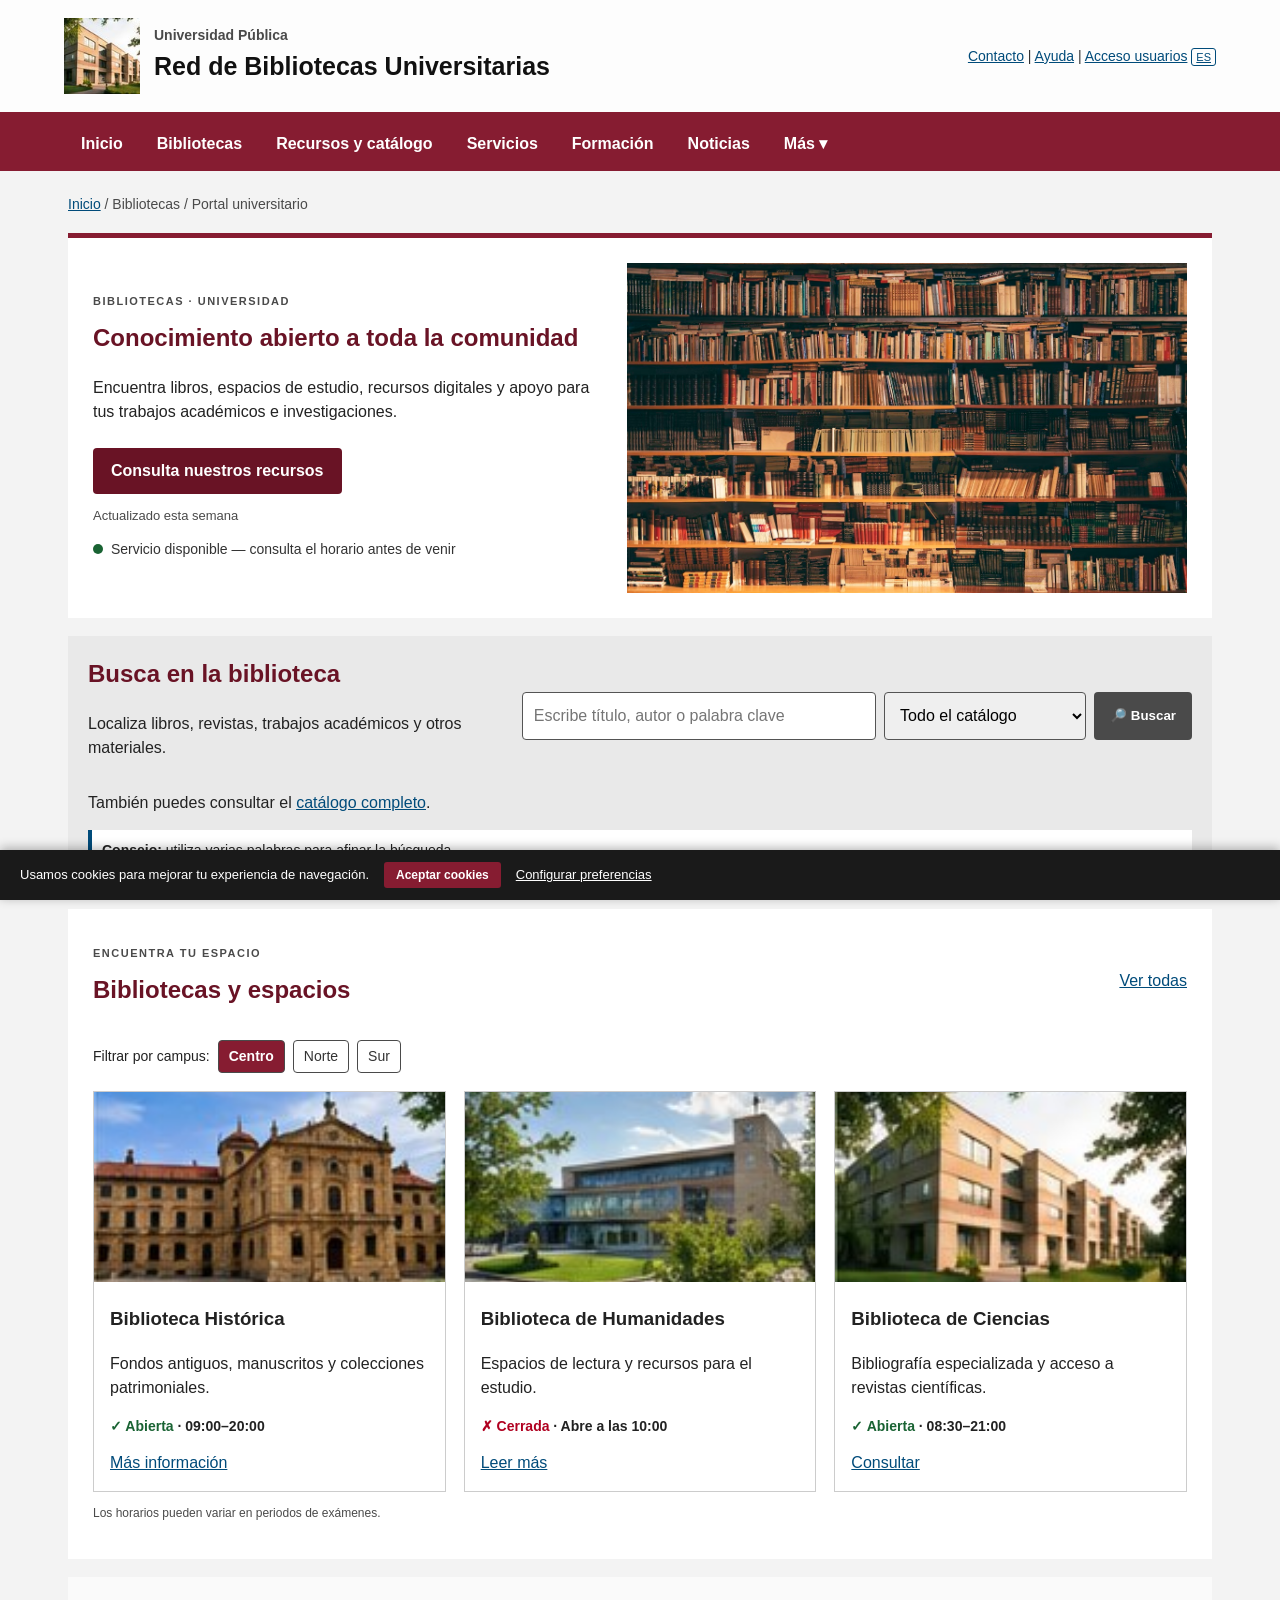
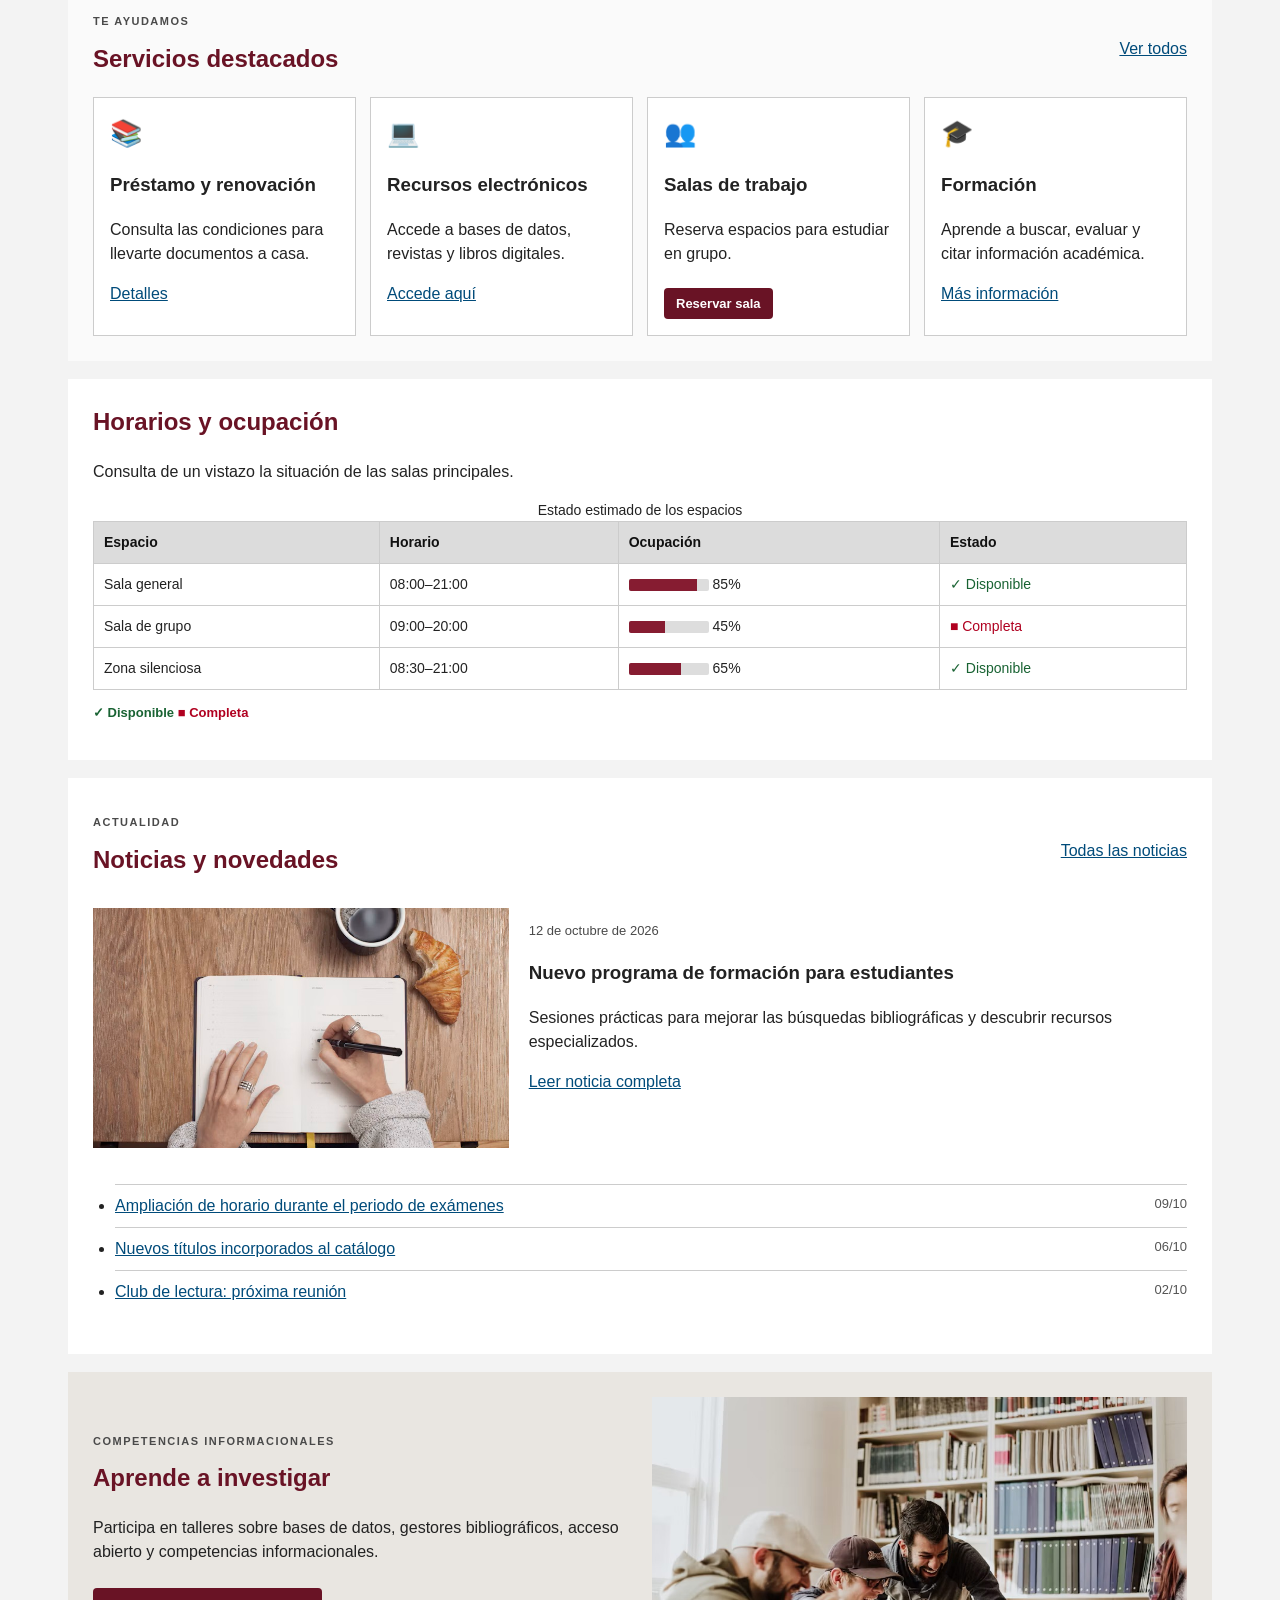
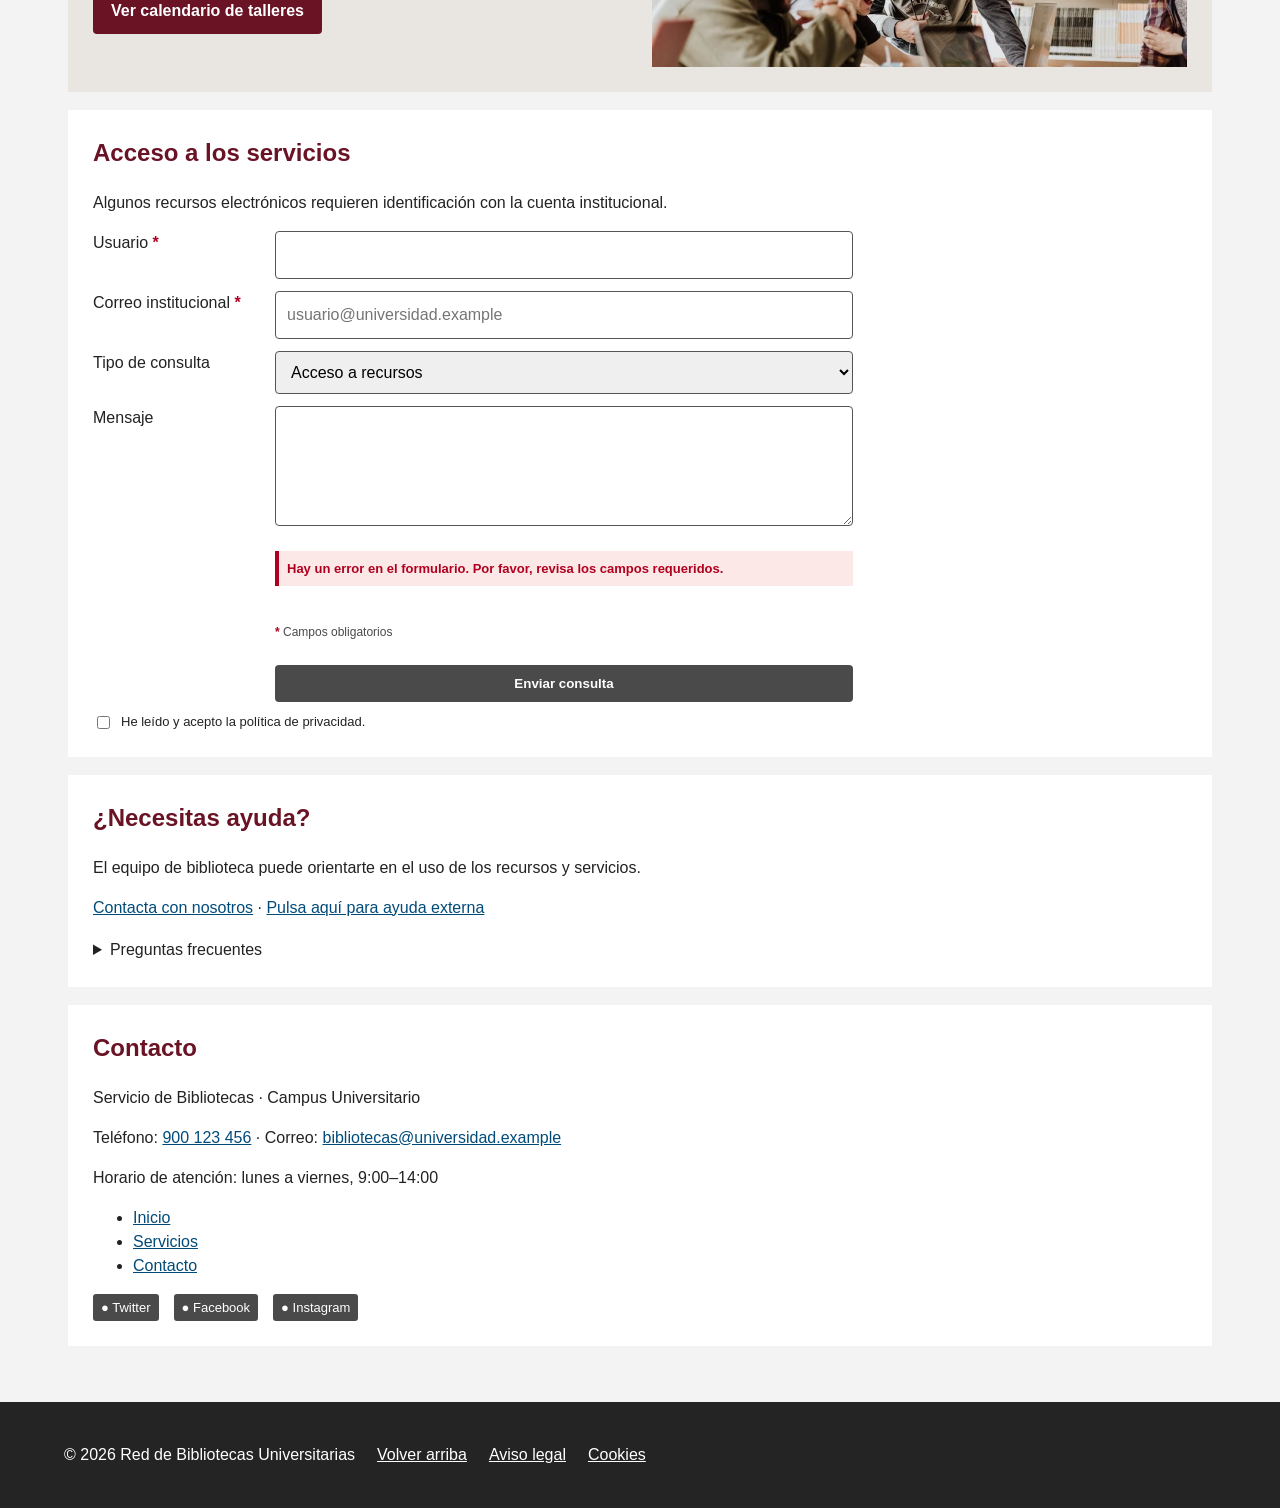
<file: modificada/index.html>
<!DOCTYPE html>
<html lang="es">
<head>
<meta charset="UTF-8">
<meta name="viewport" content="width=device-width, initial-scale=1.0">
<title>Red de Bibliotecas Universitarias</title>
<link rel="stylesheet" href="estilos.css">
</head>
<body>
<a class="skip" href="#contenido">Saltar al contenido principal</a>

<header class="top" id="inicio">
  <div class="identity">
    <img src="imagenes/biblioteca-general.jpg" alt="Logotipo de la Universidad Pública - Red de Bibliotecas">
    <div>
      <p>Universidad Pública</p>
      <h1>Red de Bibliotecas Universitarias</h1>
    </div>
  </div>
  <div class="quick">
    <a href="#contacto">Contacto</a> | 
    <a href="#ayuda">Ayuda</a> | 
    <a href="#acceso">Acceso usuarios</a> 
    <a class="tiny" href="#idioma" aria-label="Idioma actual: Español. Cambiar idioma">ES</a>
  </div>
</header>

<nav class="mainnav" aria-label="Menú principal">
  <ul>
    <li><a href="#inicio">Inicio</a></li>
    <li><a href="#bibliotecas">Bibliotecas</a></li>
    <li><a href="#recursos">Recursos y catálogo</a></li>
    <li><a href="#servicios">Servicios</a></li>
    <li><a href="#formacion">Formación</a></li>
    <li><a href="#noticias">Noticias</a></li>
    <li>
      <a href="#mas" id="menu-mas-btn" aria-expanded="false" aria-controls="submenu" onclick="var s=document.getElementById('submenu'); var hidden=s.hidden; s.hidden=!hidden; this.setAttribute('aria-expanded', hidden);">Más ▾</a>
      <ul id="submenu" class="submenu" hidden>
        <li><a href="#horarios">Horarios</a></li>
        <li><a href="#normativa">Normativa</a></li>
      </ul>
    </li>
  </ul>
</nav>

<main id="contenido">
  <div class="breadcrumb" aria-label="Ruta de navegación">
    <a href="#inicio">Inicio</a> / Bibliotecas / <span>Portal universitario</span>
  </div>

  <section class="welcome" id="portada" aria-label="Bienvenida">
    <div class="welcome-text">
      <p class="eyebrow">BIBLIOTECAS · UNIVERSIDAD</p>
      <h2>Conocimiento abierto a toda la comunidad</h2>
      <p>Encuentra libros, espacios de estudio, recursos digitales y apoyo para tus trabajos académicos e investigaciones.</p>
      <a class="cta" href="#recursos">Consulta nuestros recursos</a>
      <span class="muted">Actualizado esta semana</span>
      <p class="status">
        <span class="status-dot" aria-hidden="true"></span> 
        <span>Servicio disponible — consulta el horario antes de venir</span>
      </p>
    </div>
    <img class="hero-img" src="imagenes/portada-biblioteca.jpg" alt="Estudiantes consultando libros y trabajando en las salas de estudio de la biblioteca">
  </section>

  <section id="recursos" class="search-area" aria-label="Buscador del catálogo">
    <div>
      <h2>Busca en la biblioteca</h2>
      <p>Localiza libros, revistas, trabajos académicos y otros materiales.</p>
    </div>
    <form class="searchform" action="#resultados" role="search">
      <label for="search-input" class="sr-only">Buscar por título, autor o palabra clave</label>
      <input type="search" id="search-input" name="q" placeholder="Escribe título, autor o palabra clave" autocomplete="off">
      
      <label for="search-type" class="sr-only">Tipo de recurso</label>
      <select id="search-type" name="tipo" autocomplete="off">
        <option>Todo el catálogo</option>
        <option>Libros</option>
        <option>Revistas</option>
        <option>Recursos electrónicos</option>
      </select>
      <button type="submit" aria-label="Buscar en el catálogo">🔎 Buscar</button>
    </form>
    <p class="hint">También puedes consultar el <a href="#catalogo">catálogo completo</a>.</p>
    <div id="resultados" class="results" role="status" aria-live="polite">
      <strong>Consejo:</strong> utiliza varias palabras para afinar la búsqueda.
    </div>
  </section>

  <section id="bibliotecas" aria-label="Directorio de bibliotecas">
    <div class="section-heading">
      <div>
        <p class="eyebrow">ENCUENTRA TU ESPACIO</p>
        <h2>Bibliotecas y espacios</h2>
      </div>
      <a href="#todas" aria-label="Ver todas las bibliotecas">Ver todas</a>
    </div>

    <div class="filterbar" role="group" aria-label="Filtrar por campus">
      <span>Filtrar por campus:</span>
      <a class="filter selected" href="#campus-centro" aria-current="page">Centro</a>
      <a class="filter" href="#campus-norte">Norte</a>
      <a class="filter" href="#campus-sur">Sur</a>
    </div>

    <div class="library-grid">
      <article class="library-card">
        <img src="imagenes/biblioteca-derecho.jpg" alt="Fachada e interior de la Biblioteca Histórica">
        <div class="card-body">
          <h3>Biblioteca Histórica</h3>
          <p>Fondos antiguos, manuscritos y colecciones patrimoniales.</p>
          <p class="hours"><span class="green">✓ Abierta</span> · 09:00–20:00</p>
          <a href="#detalle-historica" aria-label="Más información sobre la Biblioteca Histórica">Más información</a>
        </div>
      </article>

      <article class="library-card">
        <img src="imagenes/biblioteca-ciencias.jpg" alt="Zona de lectura y mesas de la Biblioteca de Humanidades">
        <div class="card-body">
          <h3>Biblioteca de Humanidades</h3>
          <p>Espacios de lectura y recursos para el estudio.</p>
          <p class="hours"><span class="red">✗ Cerrada</span> · Abre a las 10:00</p>
          <a href="#detalle-humanidades" aria-label="Leer más sobre la Biblioteca de Humanidades">Leer más</a>
        </div>
      </article>

      <article class="library-card">
        <img src="imagenes/biblioteca-general.jpg" alt="Estanterías de fondos científicos en la Biblioteca de Ciencias">
        <div class="card-body">
          <h3>Biblioteca de Ciencias</h3>
          <p>Bibliografía especializada y acceso a revistas científicas.</p>
          <p class="hours"><span class="green">✓ Abierta</span> · 08:30–21:00</p>
          <a href="#detalle-ciencias" aria-label="Consultar información de la Biblioteca de Ciencias">Consultar</a>
        </div>
      </article>
    </div>
    <p class="tiny-note">Los horarios pueden variar en periodos de exámenes.</p>
  </section>

  <section id="servicios" class="services" aria-label="Servicios destacados">
    <div class="section-heading">
      <div>
        <p class="eyebrow">TE AYUDAMOS</p>
        <h2>Servicios destacados</h2>
      </div>
      <a href="#todos-servicios" aria-label="Ver todos los servicios">Ver todos</a>
    </div>
    <div class="service-list">
      <div class="service">
        <span class="symbol" aria-hidden="true">📚</span>
        <h3>Préstamo y renovación</h3>
        <p>Consulta las condiciones para llevarte documentos a casa.</p>
        <a href="#prestamo" aria-label="Detalles sobre el préstamo y renovación">Detalles</a>
      </div>
      <div class="service">
        <span class="symbol" aria-hidden="true">💻</span>
        <h3>Recursos electrónicos</h3>
        <p>Accede a bases de datos, revistas y libros digitales.</p>
        <a href="#digital" aria-label="Accede aquí a los recursos electrónicos">Accede aquí</a>
      </div>
      <div class="service">
        <span class="symbol" aria-hidden="true">👥</span>
        <h3>Salas de trabajo</h3>
        <p>Reserva espacios para estudiar en grupo.</p>
        <button type="button" class="action-btn" onclick="alert('Solicitud enviada')">Reservar sala</button>
      </div>
      <div class="service">
        <span class="symbol" aria-hidden="true">🎓</span>
        <h3>Formación</h3>
        <p>Aprende a buscar, evaluar y citar información académica.</p>
        <a href="#formacion" aria-label="Más información sobre talleres de formación">Más información</a>
      </div>
    </div>
  </section>

  <section id="horarios" class="hours-section" aria-label="Horarios y ocupación">
    <h2>Horarios y ocupación</h2>
    <p>Consulta de un vistazo la situación de las salas principales.</p>
    <div class="table-wrap">
      <table>
        <caption>Estado estimado de los espacios</caption>
        <thead>
          <tr>
            <th scope="col">Espacio</th>
            <th scope="col">Horario</th>
            <th scope="col">Ocupación</th>
            <th scope="col">Estado</th>
          </tr>
        </thead>
        <tbody>
          <tr>
            <td>Sala general</td>
            <td>08:00–21:00</td>
            <td><div class="bar" role="progressbar" aria-valuenow="85" aria-valuemin="0" aria-valuemax="100" aria-label="85% ocupado"><span style="width:85%"></span></div> 85%</td>
            <td class="green">✓ Disponible</td>
          </tr>
          <tr>
            <td>Sala de grupo</td>
            <td>09:00–20:00</td>
            <td><div class="bar" role="progressbar" aria-valuenow="45" aria-valuemin="0" aria-valuemax="100" aria-label="45% ocupado"><span style="width:45%"></span></div> 45%</td>
            <td class="red">■ Completa</td>
          </tr>
          <tr>
            <td>Zona silenciosa</td>
            <td>08:30–21:00</td>
            <td><div class="bar" role="progressbar" aria-valuenow="65" aria-valuemin="0" aria-valuemax="100" aria-label="65% ocupado"><span style="width:65%"></span></div> 65%</td>
            <td class="green">✓ Disponible</td>
          </tr>
        </tbody>
      </table>
    </div>
    <p class="legend"><span class="green">✓ Disponible</span> <span class="red">■ Completa</span></p>
  </section>

  <section id="noticias" class="news" aria-label="Noticias y novedades">
    <div class="section-heading">
      <div>
        <p class="eyebrow">ACTUALIDAD</p>
        <h2>Noticias y novedades</h2>
      </div>
      <a href="#archivo" aria-label="Ver todas las noticias del archivo">Todas las noticias</a>
    </div>
    <article class="news-feature">
      <img src="imagenes/noticia-libros.jpg" alt="Estudiante leyendo en la zona de novedades bibliográficas">
      <div>
        <p class="date">12 de octubre de 2026</p>
        <h3>Nuevo programa de formación para estudiantes</h3>
        <p>Sesiones prácticas para mejorar las búsquedas bibliográficas y descubrir recursos especializados.</p>
        <a href="#noticia" aria-label="Leer la noticia sobre el nuevo programa de formación">Leer noticia completa</a>
      </div>
    </article>
    <ul class="news-list">
      <li><a href="#noticia2">Ampliación de horario durante el periodo de exámenes</a> <span>09/10</span></li>
      <li><a href="#noticia3">Nuevos títulos incorporados al catálogo</a> <span>06/10</span></li>
      <li><a href="#noticia4">Club de lectura: próxima reunión</a> <span>02/10</span></li>
    </ul>
  </section>

  <section id="formacion" class="training" aria-label="Sección de capacitación">
    <div class="training-copy">
      <p class="eyebrow">COMPETENCIAS INFORMACIONALES</p>
      <h2>Aprende a investigar</h2>
      <p>Participa en talleres sobre bases de datos, gestores bibliográficos, acceso abierto y competencias informacionales.</p>
      <a class="cta" href="#agenda">Ver calendario de talleres</a>
    </div>
    <img src="imagenes/formacion-estudiantes.jpg" alt="Estudiantes participando en un taller interactivo de investigación">
  </section>

  <section id="acceso" class="access" aria-label="Formulario de contacto y acceso">
    <h2>Acceso a los servicios</h2>
    <p>Algunos recursos electrónicos requieren identificación con la cuenta institucional.</p>
    <form action="#enviado">
      <label for="usuario">Usuario <span class="req">*</span></label>
      <input id="usuario" name="usuario" autocomplete="username" required aria-required="true">

      <label for="correo">Correo institucional <span class="req">*</span></label>
      <input id="correo" type="email" name="correo" placeholder="usuario@universidad.example" autocomplete="email" required aria-required="true">

      <label for="tipo-consulta">Tipo de consulta</label>
      <select id="tipo-consulta" name="tipo-consulta" autocomplete="off">
        <option>Acceso a recursos</option>
        <option>Préstamo</option>
        <option>Otra consulta</option>
      </select>

      <label for="mensaje">Mensaje</label>
      <textarea id="mensaje" name="mensaje" rows="4"></textarea>

      <p class="error" role="alert" aria-live="assertive">Hay un error en el formulario. Por favor, revisa los campos requeridos.</p>
      <p class="required-note"><span class="req">*</span> Campos obligatorios</p>

      <button type="submit">Enviar consulta</button>
    </form>
    
    <div class="privacy">
      <input type="checkbox" id="privacidad" required aria-required="true">
      <label for="privacidad">He leído y acepto la política de privacidad.</label>
    </div>
  </section>

  <section id="ayuda" class="help" aria-label="Centro de ayuda">
    <h2>¿Necesitas ayuda?</h2>
    <p>El equipo de biblioteca puede orientarte en el uso de los recursos y servicios.</p>
    <p>
      <a href="#contacto">Contacta con nosotros</a> · 
      <a href="https://example.com" target="_blank" rel="noopener" aria-label="Pulsa aquí para ayuda externa (se abre en nueva ventana)">Pulsa aquí para ayuda externa</a>
    </p>
    <details>
      <summary>Preguntas frecuentes</summary>
      <p>Consulta los requisitos para acceder desde fuera del campus.</p>
      <a href="#faq" aria-label="Más información en las preguntas frecuentes">Más información</a>
    </details>
  </section>

  <section id="contacto" class="contact" aria-label="Información de contacto">
    <h2>Contacto</h2>
    <p>Servicio de Bibliotecas · Campus Universitario</p>
    <p>Teléfono: <a href="tel:900123456">900 123 456</a> · Correo: <a href="mailto:bibliotecas@universidad.example">bibliotecas@universidad.example</a></p>
    <p>Horario de atención: lunes a viernes, 9:00–14:00</p>
    <nav aria-label="Enlaces de contacto del pie">
      <ul>
        <li><a href="#inicio">Inicio</a></li>
        <li><a href="#servicios">Servicios</a></li>
        <li><a href="#contacto">Contacto</a></li>
      </ul>
    </nav>
    <div class="social" aria-label="Redes sociales">
      <a href="#red1" aria-label="Síguenos en Twitter / X">● Twitter</a>
      <a href="#red2" aria-label="Síguenos en Facebook">● Facebook</a>
      <a href="#red3" aria-label="Síguenos en Instagram">● Instagram</a>
    </div>
  </section>
</main>

<footer>
  <p>© 2026 Red de Bibliotecas Universitarias</p>
  <a href="#inicio">Volver arriba</a>
  <a href="#legal">Aviso legal</a>
  <a href="#cookies">Cookies</a>
</footer>

<div class="cookie" id="cookies" role="dialog" aria-label="Aviso de cookies">
  <p>Usamos cookies para mejorar tu experiencia de navegación.</p>
  <button type="button" onclick="document.getElementById('cookies').style.display='none'">Aceptar cookies</button>
  <a href="#politica">Configurar preferencias</a>
</div>
</body>
</html>
</file>
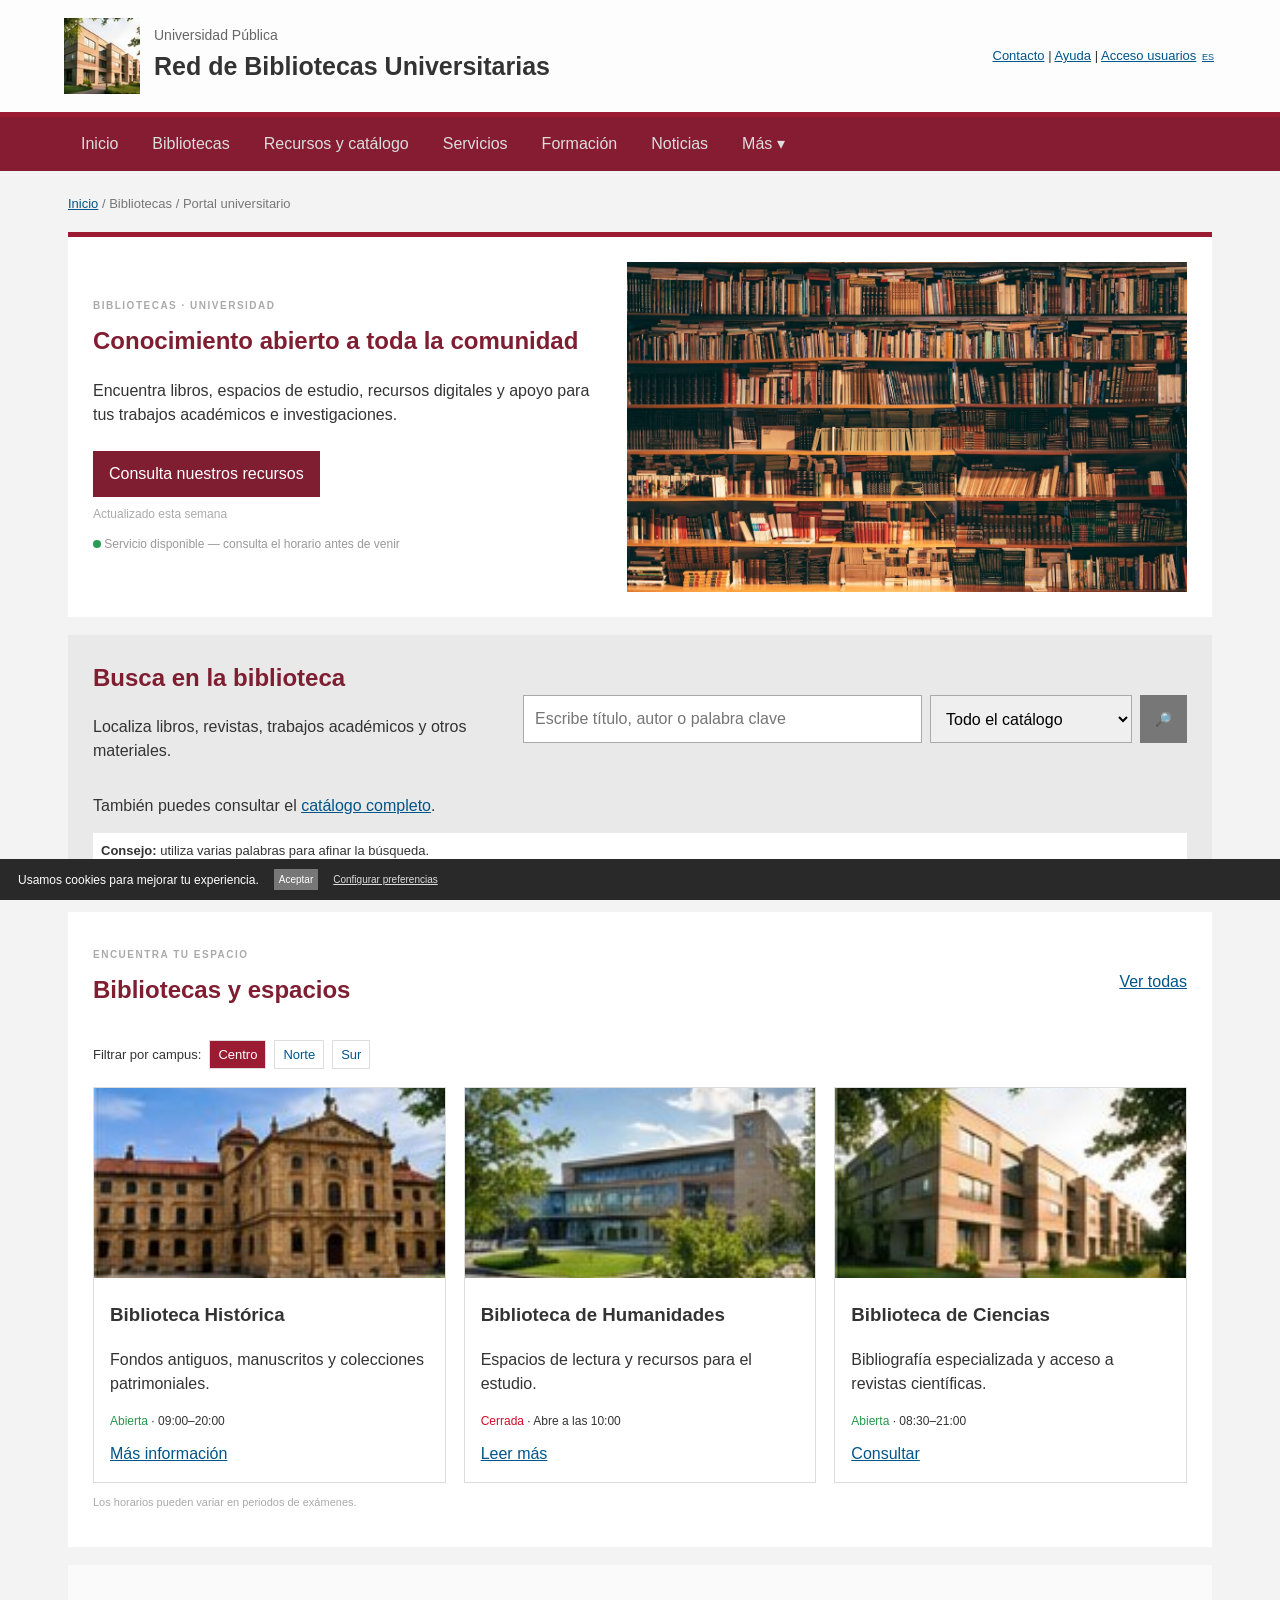
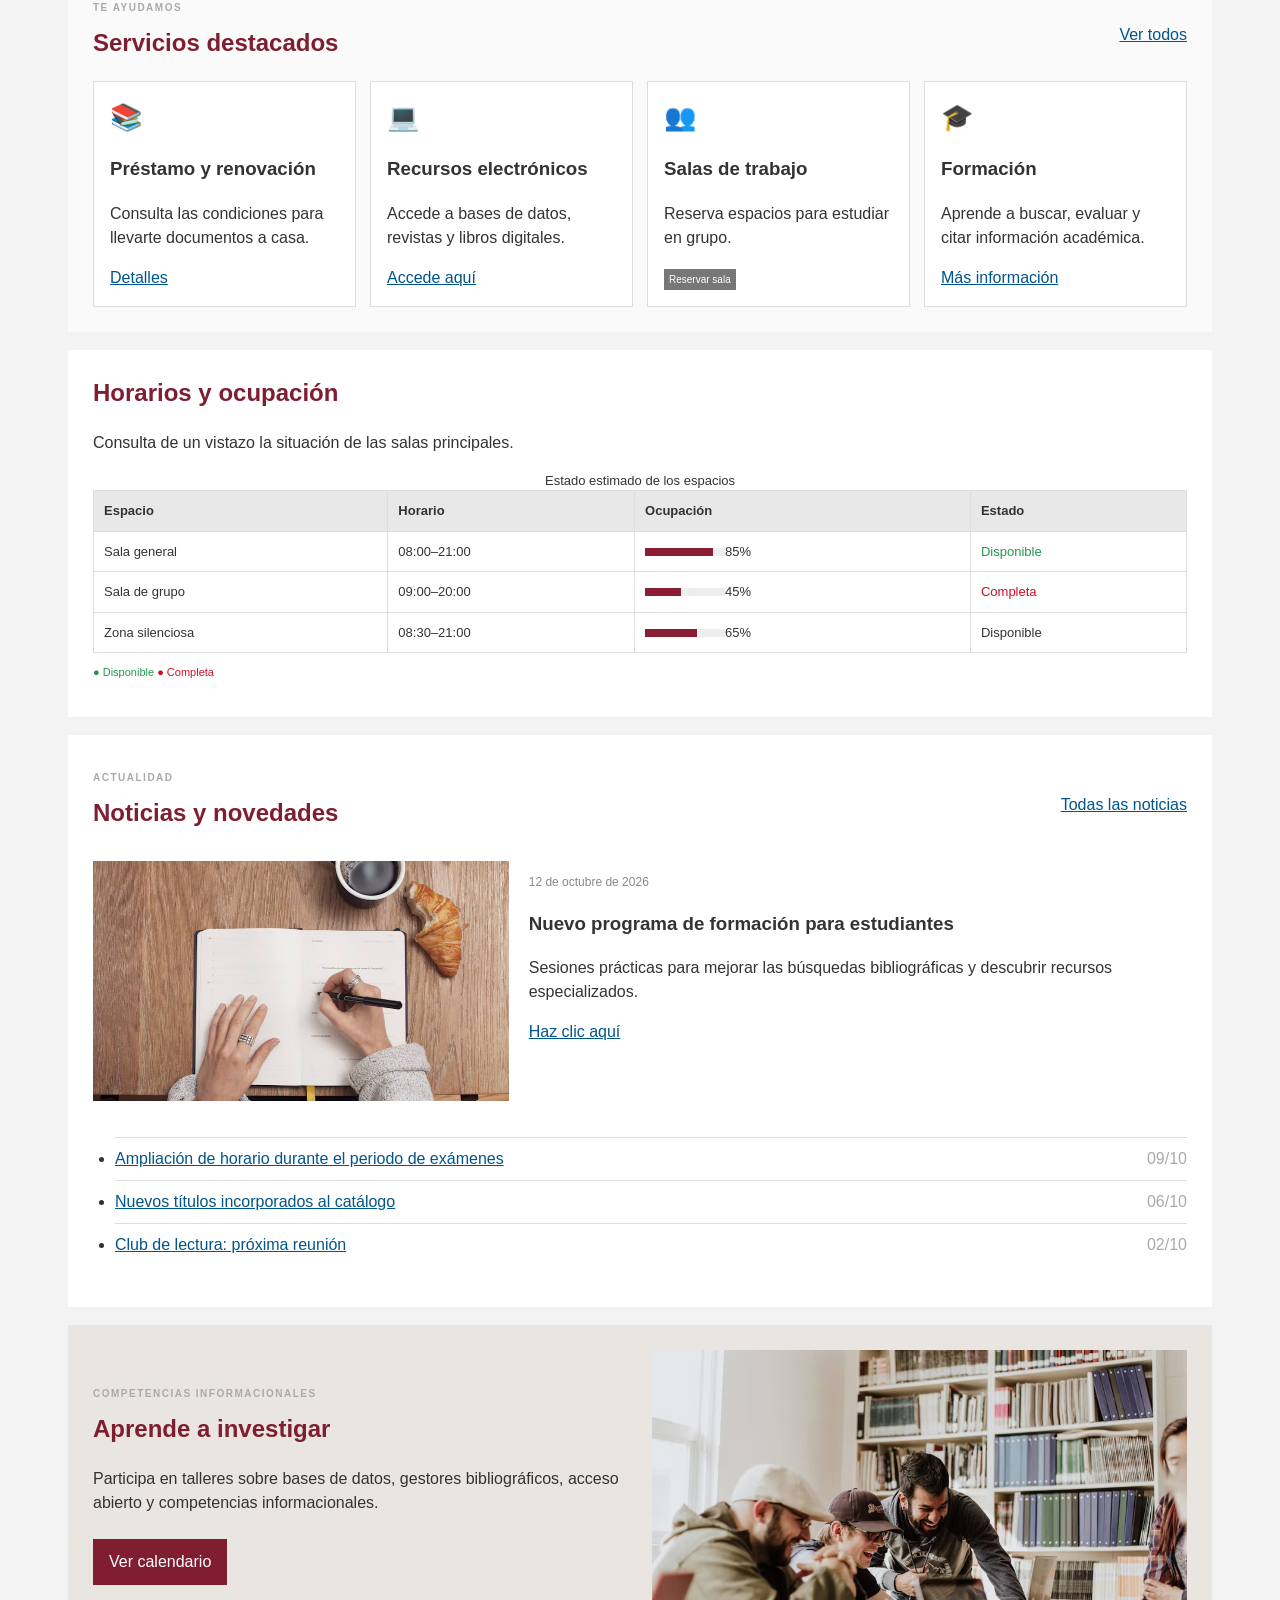
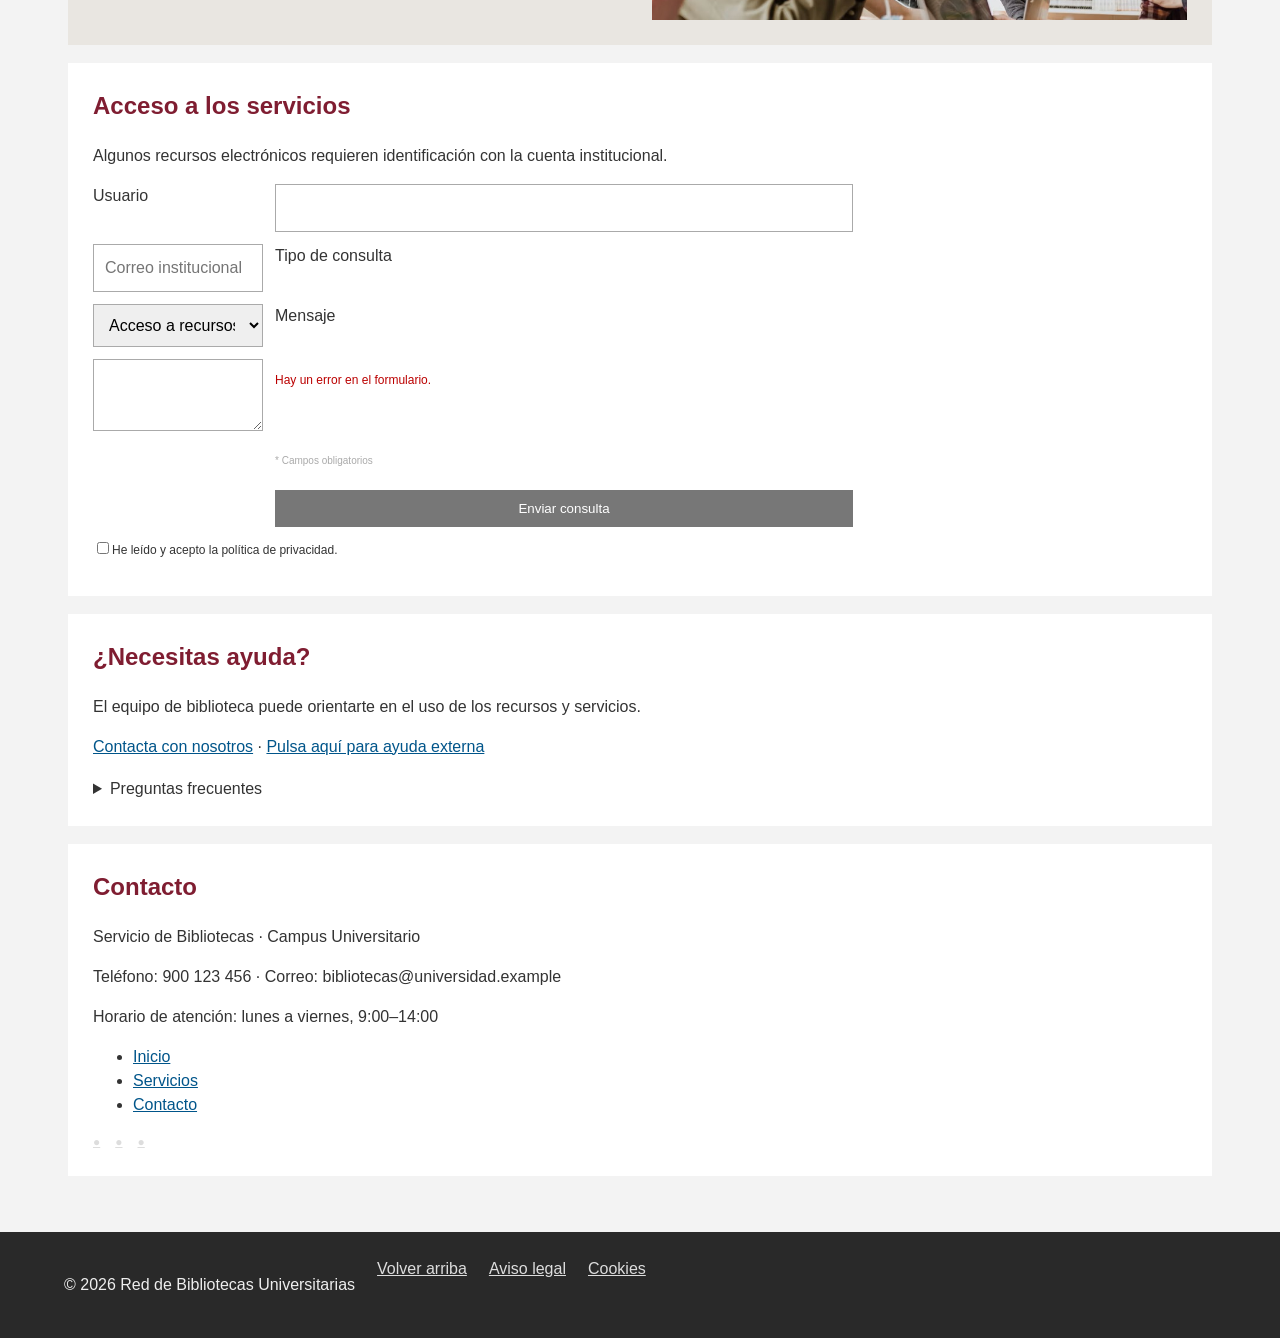
<file: original/index.html>
<!DOCTYPE html>
<html>
<head>
<meta charset="UTF-8">
<meta name="viewport" content="width=device-width, initial-scale=1, maximum-scale=1, user-scalable=no">
<title>Red de Bibliotecas Universitarias</title>
<link rel="stylesheet" href="estilos.css">
</head>
<body>
<a class="skip" href="#contenido">Saltar al contenido</a>
<header class="top" id="inicio">
  <div class="identity"><img src="imagenes/biblioteca-general.jpg" alt="logo"><div><p>Universidad Pública</p><h1>Red de Bibliotecas Universitarias</h1></div></div>
  <div class="quick"><a href="#contacto">Contacto</a> | <a href="#ayuda">Ayuda</a> | <a href="#acceso">Acceso usuarios</a> <a class="tiny" href="#idioma">ES</a></div>
</header>
<nav class="mainnav" aria-label="Menú principal"><ul><li><a href="#inicio">Inicio</a></li><li><a href="#bibliotecas">Bibliotecas</a></li><li><a href="#recursos">Recursos y catálogo</a></li><li><a href="#servicios">Servicios</a></li><li><a href="#formacion">Formación</a></li><li><a href="#noticias">Noticias</a></li><li><a href="#mas" onclick="document.getElementById('submenu').hidden=!document.getElementById('submenu').hidden">Más ▾</a><ul id="submenu" class="submenu" hidden><li><a href="#horarios">Horarios</a></li><li><a href="#normativa">Normativa</a></li></ul></li></ul></nav>
<main id="contenido"><div class="breadcrumb"><a href="#inicio">Inicio</a> / Bibliotecas / <span>Portal universitario</span></div>
<section class="welcome" id="portada"><div class="welcome-text"><p class="eyebrow">BIBLIOTECAS · UNIVERSIDAD</p><h2>Conocimiento abierto a toda la comunidad</h2><p>Encuentra libros, espacios de estudio, recursos digitales y apoyo para tus trabajos académicos e investigaciones.</p><a class="cta" href="#recursos">Consulta nuestros recursos</a><span class="muted">Actualizado esta semana</span><p class="status"><span class="status-dot"></span> Servicio disponible <span class="status-extra">— consulta el horario antes de venir</span></p></div><img class="hero-img" src="imagenes/portada-biblioteca.jpg" alt="biblioteca"></section>
<section id="recursos" class="search-area"><div><h2>Busca en la biblioteca</h2><p>Localiza libros, revistas, trabajos académicos y otros materiales.</p></div><form class="searchform" action="#resultados"><input type="search" name="q" placeholder="Escribe título, autor o palabra clave"><select name="tipo"><option>Todo el catálogo</option><option>Libros</option><option>Revistas</option><option>Recursos electrónicos</option></select><button type="submit" aria-label="Buscar">🔎</button></form><p class="hint">También puedes consultar el <a href="#catalogo">catálogo completo</a>.</p><div id="resultados" class="results"><strong>Consejo:</strong> utiliza varias palabras para afinar la búsqueda.</div></section>
<section id="bibliotecas"><div class="section-heading"><div><p class="eyebrow">ENCUENTRA TU ESPACIO</p><h2>Bibliotecas y espacios</h2></div><a href="#todas">Ver todas</a></div><div class="filterbar"><span>Filtrar por campus:</span><a class="filter selected" href="#campus-centro">Centro</a><a class="filter" href="#campus-norte">Norte</a><a class="filter" href="#campus-sur">Sur</a></div><div class="library-grid">
<article class="library-card"><img src="imagenes/biblioteca-derecho.jpg" alt="Biblioteca histórica"><div class="card-body"><h3>Biblioteca Histórica</h3><p>Fondos antiguos, manuscritos y colecciones patrimoniales.</p><p class="hours"><span class="green">Abierta</span> · 09:00–20:00</p><a href="#detalle-historica">Más información</a></div></article>
<article class="library-card"><img src="imagenes/biblioteca-ciencias.jpg" alt=""><div class="card-body"><h3>Biblioteca de Humanidades</h3><p>Espacios de lectura y recursos para el estudio.</p><p class="hours"><span class="red">Cerrada</span> · Abre a las 10:00</p><a href="#detalle-humanidades">Leer más</a></div></article>
<article class="library-card"><img src="imagenes/biblioteca-general.jpg" alt="Estanterías"><div class="card-body"><h3>Biblioteca de Ciencias</h3><p>Bibliografía especializada y acceso a revistas científicas.</p><p class="hours"><span class="green">Abierta</span> · 08:30–21:00</p><a href="#detalle-ciencias">Consultar</a></div></article></div><p class="tiny-note">Los horarios pueden variar en periodos de exámenes.</p></section>
<section id="servicios" class="services"><div class="section-heading"><div><p class="eyebrow">TE AYUDAMOS</p><h2>Servicios destacados</h2></div><a href="#todos-servicios">Ver todos</a></div><div class="service-list"><div class="service"><span class="symbol">📚</span><h3>Préstamo y renovación</h3><p>Consulta las condiciones para llevarte documentos a casa.</p><a href="#prestamo">Detalles</a></div><div class="service"><span class="symbol">💻</span><h3>Recursos electrónicos</h3><p>Accede a bases de datos, revistas y libros digitales.</p><a href="#digital">Accede aquí</a></div><div class="service"><span class="symbol">👥</span><h3>Salas de trabajo</h3><p>Reserva espacios para estudiar en grupo.</p><div class="fake-button" role="button" onclick="alert('Solicitud enviada')" tabindex="3">Reservar sala</div></div><div class="service"><span class="symbol">🎓</span><h3>Formación</h3><p>Aprende a buscar, evaluar y citar información académica.</p><a href="#formacion">Más información</a></div></div></section>
<section id="horarios" class="hours-section"><h2>Horarios y ocupación</h2><p>Consulta de un vistazo la situación de las salas principales.</p><div class="table-wrap"><table><caption>Estado estimado de los espacios</caption><tr><th>Espacio</th><th>Horario</th><th>Ocupación</th><th>Estado</th></tr><tr><td>Sala general</td><td>08:00–21:00</td><td><div class="bar"><span style="width:85%"></span></div>85%</td><td class="green">Disponible</td></tr><tr><td>Sala de grupo</td><td>09:00–20:00</td><td><div class="bar"><span style="width:45%"></span></div>45%</td><td class="red">Completa</td></tr><tr><td>Zona silenciosa</td><td>08:30–21:00</td><td><div class="bar"><span style="width:65%"></span></div>65%</td><td>Disponible</td></tr></table></div><p class="legend"><span class="green">● Disponible</span> <span class="red">● Completa</span></p></section>
<section id="noticias" class="news"><div class="section-heading"><div><p class="eyebrow">ACTUALIDAD</p><h2>Noticias y novedades</h2></div><a href="#archivo">Todas las noticias</a></div><article class="news-feature"><img src="imagenes/noticia-libros.jpg" alt="persona leyendo"><div><p class="date">12 de octubre de 2026</p><h3>Nuevo programa de formación para estudiantes</h3><p>Sesiones prácticas para mejorar las búsquedas bibliográficas y descubrir recursos especializados.</p><a href="#noticia">Haz clic aquí</a></div></article><ul class="news-list"><li><a href="#noticia2">Ampliación de horario durante el periodo de exámenes</a><span>09/10</span></li><li><a href="#noticia3">Nuevos títulos incorporados al catálogo</a><span>06/10</span></li><li><a href="#noticia4">Club de lectura: próxima reunión</a><span>02/10</span></li></ul></section>
<section id="formacion" class="training"><div class="training-copy"><p class="eyebrow">COMPETENCIAS INFORMACIONALES</p><h2>Aprende a investigar</h2><p>Participa en talleres sobre bases de datos, gestores bibliográficos, acceso abierto y competencias informacionales.</p><a class="cta" href="#agenda">Ver calendario</a></div><img src="imagenes/formacion-estudiantes.jpg" alt=""></section>
<section id="acceso" class="access"><h2>Acceso a los servicios</h2><p>Algunos recursos electrónicos requieren identificación con la cuenta institucional.</p><form><label for="usuario">Usuario</label><input id="usuario" name="usuario" required><input id="correo" type="email" name="correo" placeholder="Correo institucional" required><label for="tipo-consulta">Tipo de consulta</label><select id="tipo-consulta" name="tipo-consulta"><option>Acceso a recursos</option><option>Préstamo</option><option>Otra consulta</option></select><label for="mensaje">Mensaje</label><textarea id="mensaje" name="mensaje"></textarea><p class="error">Hay un error en el formulario.</p><p class="required-note">* Campos obligatorios</p><button type="submit">Enviar consulta</button></form><p class="privacy"><input type="checkbox" id="privacidad"><span>He leído y acepto la política de privacidad.</span></p></section>
<section id="ayuda" class="help"><h2>¿Necesitas ayuda?</h2><p>El equipo de biblioteca puede orientarte en el uso de los recursos y servicios.</p><p><a href="#contacto">Contacta con nosotros</a> · <a href="https://example.com" target="_blank">Pulsa aquí para ayuda externa</a></p><details><summary>Preguntas frecuentes</summary><p>Consulta los requisitos para acceder desde fuera del campus.</p><a href="#faq">Más información</a></details></section>
<section id="contacto" class="contact"><h2>Contacto</h2><p>Servicio de Bibliotecas · Campus Universitario</p><p>Teléfono: 900 123 456 · Correo: bibliotecas@universidad.example</p><p>Horario de atención: lunes a viernes, 9:00–14:00</p><nav aria-label="Enlaces relacionados"><ul><li><a href="#inicio">Inicio</a></li><li><a href="#servicios">Servicios</a></li><li><a href="#contacto">Contacto</a></li></ul></nav><div class="social"><a href="#red1" aria-label="Red social 1">●</a><a href="#red2" aria-label="Red social 2">●</a><a href="#red3" aria-label="Red social 3">●</a></div></section></main>
<footer><p>© 2026 Red de Bibliotecas Universitarias</p><a href="#inicio">Volver arriba</a><a href="#legal">Aviso legal</a><a href="#cookies">Cookies</a></footer>
<div class="cookie" id="cookies"><p>Usamos cookies para mejorar tu experiencia.</p><button onclick="document.getElementById('cookies').style.display='none'">Aceptar</button><a href="#politica">Configurar preferencias</a></div>
</body></html>
</file>
<file: modificada/estilos.css>
*{box-sizing:border-box}
body{margin:0;background:#f3f3f3;color:#222;font-family:Arial,Helvetica,sans-serif;line-height:1.5;font-size:16px}

/* Clase de utilidad para accesibilidad de lectores de pantalla */
.sr-only {
  position: absolute;
  width: 1px;
  height: 1px;
  padding: 0;
  margin: -1px;
  overflow: hidden;
  clip: rect(0, 0, 0, 0);
  white-space: nowrap;
  border: 0;
}

/* Enlace de salto de alto contraste */
.skip{position:absolute;top:-60px;left:10px;background:#fff;color:#004b7a;padding:10px 14px;z-index:100;font-weight:bold;border:2px solid #004b7a;border-radius:4px;text-decoration:none}
.skip:focus{top:10px;outline:3px solid #004b7a !important}

/* Enlaces con subrayado obligatorio para cumplir 1.4.1 */
a{color:#004b7a;text-decoration:underline !important}
a:hover{color:#002f4c}

/* Indicador global universal de foco visible (WCAG 2.4.7) */
a:focus, button:focus, input:focus, select:focus, textarea:focus, [tabindex]:focus,
a:focus-visible, button:focus-visible, input:focus-visible, select:focus-visible, textarea:focus-visible {
  outline: 3px solid #004b7a !important;
  outline-offset: 3px !important;
  box-shadow: 0 0 0 4px rgba(0, 75, 122, 0.3) !important;
}

.top{background:#fdfdfd;border-bottom:5px solid #861c31;padding:18px 5%;display:flex;justify-content:space-between;align-items:center;gap:20px}
.identity{display:flex;align-items:center;gap:14px}
.identity img{width:76px;height:76px;object-fit:cover}
.identity p{margin:0;color:#4a4a4a;font-size:14px;font-weight:bold}
h1{font-size:25px;margin:2px 0;color:#111}
.quick{font-size:14px;color:#333}
.mainnav{background:#861c31;padding:0 5%}
.mainnav>ul{list-style:none;margin:0;padding:0;display:flex;flex-wrap:wrap}
.mainnav a{display:block;color:#ffffff;padding:15px 17px;text-decoration:none !important;font-weight:bold}
.mainnav li{position:relative}
.submenu{position:absolute;z-index:5;top:100%;left:0;min-width:180px;background:#691325;list-style:none;padding:0}
.submenu a{padding:10px 15px}
.mainnav a:hover, .mainnav a:focus{background:#540e1d}

main{max-width:1180px;margin:0 auto;padding:18px}
.breadcrumb{font-size:14px;margin:5px 0 15px;color:#4a4a4a}
section{background:#fff;margin:18px 0;padding:25px}
.welcome{display:grid;grid-template-columns:1fr 1.1fr;align-items:center;gap:25px;border-top:5px solid #861c31}
.hero-img{width:100%;height:330px;object-fit:cover}
h2{color:#691325;margin-top:0}

.eyebrow{font-size:11px;letter-spacing:1.5px;color:#4a4a4a;font-weight:bold}
.cta{display:inline-block;background:#691325;color:#ffffff;padding:11px 18px;text-decoration:none !important;margin:8px 0;font-weight:bold;border-radius:4px}
.cta:hover{background:#4d0c1a}
.muted{display:block;color:#4a4a4a;font-size:13px;margin-top:4px}
.status{font-size:14px;color:#333}
.status-dot{display:inline-block;width:10px;height:10px;background:#196333;border-radius:50%;margin-right:4px}

.search-area{background:#e9e9e9;display:grid;grid-template-columns:1fr 1.6fr;gap:15px;align-items:center;padding:20px}
.searchform{display:flex;gap:8px}
.searchform input{flex:1}
input,select,textarea{font:inherit;padding:11px;border:1px solid #545454;min-width:0;border-radius:4px}
button{background:#4a4a4a;color:#ffffff;border:0;padding:11px 16px;cursor:pointer;font-weight:bold;border-radius:4px}
button:hover{background:#292929}

.action-btn{background:#691325;color:#ffffff;border:0;padding:8px 12px;font-size:13px;font-weight:bold;cursor:pointer;border-radius:4px;display:inline-block;margin-top:6px}
.action-btn:hover{background:#4d0c1a}

.hint,.results{grid-column:1/-1;margin:0}
.results{font-size:14px;background:#fff;padding:10px;border-left:4px solid #004b7a}
.section-heading{display:flex;justify-content:space-between;align-items:center}
.filterbar{display:flex;align-items:center;gap:8px;margin:12px 0 18px;font-size:14px}
.filter{border:1px solid #4a4a4a;padding:5px 10px;text-decoration:none !important;color:#333;border-radius:4px}
.filter.selected{background:#861c31;color:#fff;font-weight:bold}

.library-grid{display:grid;grid-template-columns:repeat(3,1fr);gap:18px}
.library-card{border:1px solid #ccc;background:white}
.library-card img{width:100%;height:190px;object-fit:cover}
.card-body{padding:16px}
.card-body h3{margin-top:0}
.hours{font-size:14px;font-weight:bold}
.green{color:#196333}
.red{color:#b00020}
.tiny-note{font-size:12px;color:#4a4a4a}

.services{background:#fafafa}
.service-list{display:grid;grid-template-columns:repeat(4,1fr);gap:14px}
.service{padding:16px;background:#fff;border:1px solid #ccc}
.symbol{font-size:26px;display:block;margin-bottom:6px}

.hours-section{overflow:hidden}
.table-wrap{overflow-x:auto}
table{border-collapse:collapse;width:100%;font-size:14px}
td,th{border:1px solid #ccc;text-align:left;padding:10px}
th{background:#dcdcdc;color:#111;font-weight:bold}
.bar{height:12px;width:80px;background:#ddd;display:inline-block;border-radius:2px;overflow:hidden;vertical-align:middle}
.bar span{height:100%;display:block;background:#861c31}
.legend{font-size:13px;font-weight:bold}

.news-feature{display:grid;grid-template-columns:38% 1fr;gap:20px;padding:10px 0 20px}
.news-feature img{width:100%;height:240px;object-fit:cover}
.date{font-size:13px;color:#4a4a4a}
.news-list{padding-left:22px}
.news-list li{padding:9px 0;border-top:1px solid #ccc}
.news-list span{float:right;color:#545454;font-size:13px}

.training{display:grid;grid-template-columns:1fr 1fr;gap:24px;align-items:center;background:#e9e6e1}
.training img{width:100%;height:270px;object-fit:cover}

.access form{display:grid;grid-template-columns:170px minmax(0,1fr);gap:12px;max-width:760px}
.access form button,.access .error,.required-note{grid-column:2}
.error{color:#b00020;font-size:13px;font-weight:bold;background:#fde8e8;padding:8px;border-left:4px solid #b00020}
.required-note{font-size:12px;color:#4a4a4a}
.req{color:#b00020;font-weight:bold}
.privacy{font-size:13px;margin-top:10px;display:flex;align-items:center;gap:8px}

.help details{margin-top:18px}
.low-contrast{color:#333;background:#fff}
.fixed{max-width:760px;width:100%}
.tiny{font-size:11px;padding:2px 4px;border:1px solid #004b7a;border-radius:3px}

.social{display:flex;gap:15px;margin-top:10px}
.social a{color:#ffffff;font-size:13px;background:#4a4a4a;padding:4px 8px;border-radius:3px;text-decoration:none !important}
.social a:hover{background:#691325}

footer{background:#242424;color:#ffffff;padding:25px 5%;margin-top:20px;display:flex;gap:22px;flex-wrap:wrap;align-items:center}
footer a{color:#ffffff;text-decoration:underline !important}

.cookie{position:fixed;bottom:0;left:0;right:0;background:#1a1a1a;color:#ffffff;padding:12px 20px;display:flex;align-items:center;gap:15px;z-index:99;font-size:13px;box-shadow:0 -2px 10px rgba(0,0,0,0.3)}
.cookie p{margin:0}
.cookie button{font-size:12px;padding:6px 12px;background:#861c31;color:#fff;border-radius:3px}
.cookie a{color:#ffffff}

@media(max-width:760px){
  .top{display:block}
  .quick{margin-top:12px}
  .welcome,.search-area,.news-feature,.training{grid-template-columns:1fr}
  .library-grid{grid-template-columns:1fr}
  .service-list{grid-template-columns:1fr 1fr}
  .access form{grid-template-columns:1fr}
  .access form button,.access .error,.required-note{grid-column:1}
  .fixed{max-width:100%}
  .cookie{display:block}
  .cookie button{margin-top:8px}
}
</file>
<file: original/estilos.css>
*{box-sizing:border-box}body{margin:0;background:#f3f3f3;color:#333;font-family:Arial,Helvetica,sans-serif;line-height:1.5;font-size:16px}.skip{position:absolute;top:-60px;left:10px;background:#fff;padding:8px;z-index:10}.skip:focus{top:10px}a{color:#00558a}.top{background:#fdfdfd;border-bottom:5px solid #9a1b32;padding:18px 5%;display:flex;justify-content:space-between;align-items:center;gap:20px}.identity{display:flex;align-items:center;gap:14px}.identity img{width:76px;height:76px;object-fit:cover}.identity p{margin:0;color:#666;font-size:14px}h1{font-size:25px;margin:2px 0}.quick{font-size:13px}.mainnav{background:#861c31;padding:0 5%}.mainnav>ul{list-style:none;margin:0;padding:0;display:flex;flex-wrap:wrap}.mainnav a{display:block;color:#ddd;padding:15px 17px;text-decoration:none}.mainnav li{position:relative}.submenu{position:absolute;z-index:5;top:100%;left:0;min-width:180px;background:#861c31;list-style:none;padding:0}.submenu a{padding:10px}.mainnav a:hover{background:#a43b50}main{max-width:1180px;margin:0 auto;padding:18px}.breadcrumb{font-size:13px;margin:5px 0 15px;color:#777}section{background:#fff;margin:18px 0;padding:25px}.welcome{display:grid;grid-template-columns:1fr 1.1fr;align-items:center;gap:25px;border-top:5px solid #9a1b32}.hero-img{width:100%;height:330px;object-fit:cover}h2{color:#7f1d31;margin-top:0}.eyebrow{font-size:10px;letter-spacing:1.5px;color:#aaa;font-weight:bold}.cta{display:inline-block;background:#7f1d31;color:white;padding:11px 16px;text-decoration:none;margin:8px 0}.muted{display:block;color:#aaa;font-size:12px}.status{font-size:12px;color:#999}.status-dot{display:inline-block;width:8px;height:8px;background:#2a9d55;border-radius:50%}.search-area{background:#e9e9e9;display:grid;grid-template-columns:1fr 1.6fr;gap:15px;align-items:center}.searchform{display:flex;gap:8px}.searchform input{flex:1}input,select,textarea{font:inherit;padding:11px;border:1px solid #aaa;min-width:0}button{background:#777;color:#fff;border:0;padding:11px 15px;cursor:pointer}.hint,.results{grid-column:1/-1;margin:0}.results{font-size:13px;background:#fff;padding:8px}.section-heading{display:flex;justify-content:space-between;align-items:center}.filterbar{display:flex;align-items:center;gap:8px;margin:12px 0 18px;font-size:13px}.filter{border:1px solid #ddd;padding:4px 8px;text-decoration:none}.filter.selected{background:#9a1b32;color:#fff}.library-grid{display:grid;grid-template-columns:repeat(3,1fr);gap:18px}.library-card{border:1px solid #ddd;background:white}.library-card img{width:100%;height:190px;object-fit:cover}.card-body{padding:16px}.card-body h3{margin-top:0}.hours{font-size:12px}.green{color:#26964e}.red{color:#d20d25}.tiny-note{font-size:11px;color:#aaa}.services{background:#fafafa}.service-list{display:grid;grid-template-columns:repeat(4,1fr);gap:14px}.service{padding:16px;background:#fff;border:1px solid #ddd}.symbol{font-size:26px}.fake-button{background:#777;color:white;display:inline-block;padding:3px 5px;font-size:10px;cursor:pointer}.hours-section{overflow:hidden}.table-wrap{overflow-x:auto}table{border-collapse:collapse;width:100%;font-size:13px}td,th{border:1px solid #ddd;text-align:left;padding:10px}th{background:#e8e8e8}.bar{height:8px;width:80px;background:#eee;display:inline-block}.bar span{height:8px;display:block;background:#8a1d32}.legend{font-size:11px}.news-feature{display:grid;grid-template-columns:38% 1fr;gap:20px;padding:10px 0 20px}.news-feature img{width:100%;height:240px;object-fit:cover}.date{font-size:12px;color:#888}.news-list{padding-left:22px}.news-list li{padding:9px 0;border-top:1px solid #ddd}.news-list span{float:right;color:#aaa}.training{display:grid;grid-template-columns:1fr 1fr;gap:24px;align-items:center;background:#e9e6e1}.training img{width:100%;height:270px;object-fit:cover}.access form{display:grid;grid-template-columns:170px minmax(0,1fr);gap:12px;max-width:760px}.access form button,.access .error,.required-note{grid-column:2}.error{color:#b00;font-size:12px}.required-note{font-size:10px;color:#aaa}.privacy{font-size:12px}.privacy input{width:12px;height:12px}.help details{margin-top:18px}.low-contrast{color:#aaa;background:#fff}.no-focus:focus{outline:none}.fixed{width:760px}.tiny{font-size:9px;padding:1px 2px}.social{display:flex;gap:15px}.social a{color:#ddd;font-size:12px}footer{background:#292929;color:#eee;padding:25px 5%;margin-top:20px;display:flex;gap:22px;flex-wrap:wrap}footer a{color:#ddd}.cookie{position:fixed;bottom:0;left:0;right:0;background:#292929;color:white;padding:10px 18px;display:flex;align-items:center;gap:15px;z-index:9;font-size:12px}.cookie p{margin:0}.cookie button{font-size:10px;padding:5px}.cookie a{color:#ddd;font-size:10px}@media(max-width:760px){.top{display:block}.quick{margin-top:12px}.welcome,.search-area,.news-feature,.training{grid-template-columns:1fr}.library-grid{grid-template-columns:1fr}.service-list{grid-template-columns:1fr 1fr}.access form{grid-template-columns:1fr}.access form button,.access .error,.required-note{grid-column:1}.fixed{width:760px}.cookie{display:block}.cookie button{margin:6px}}
</file>
